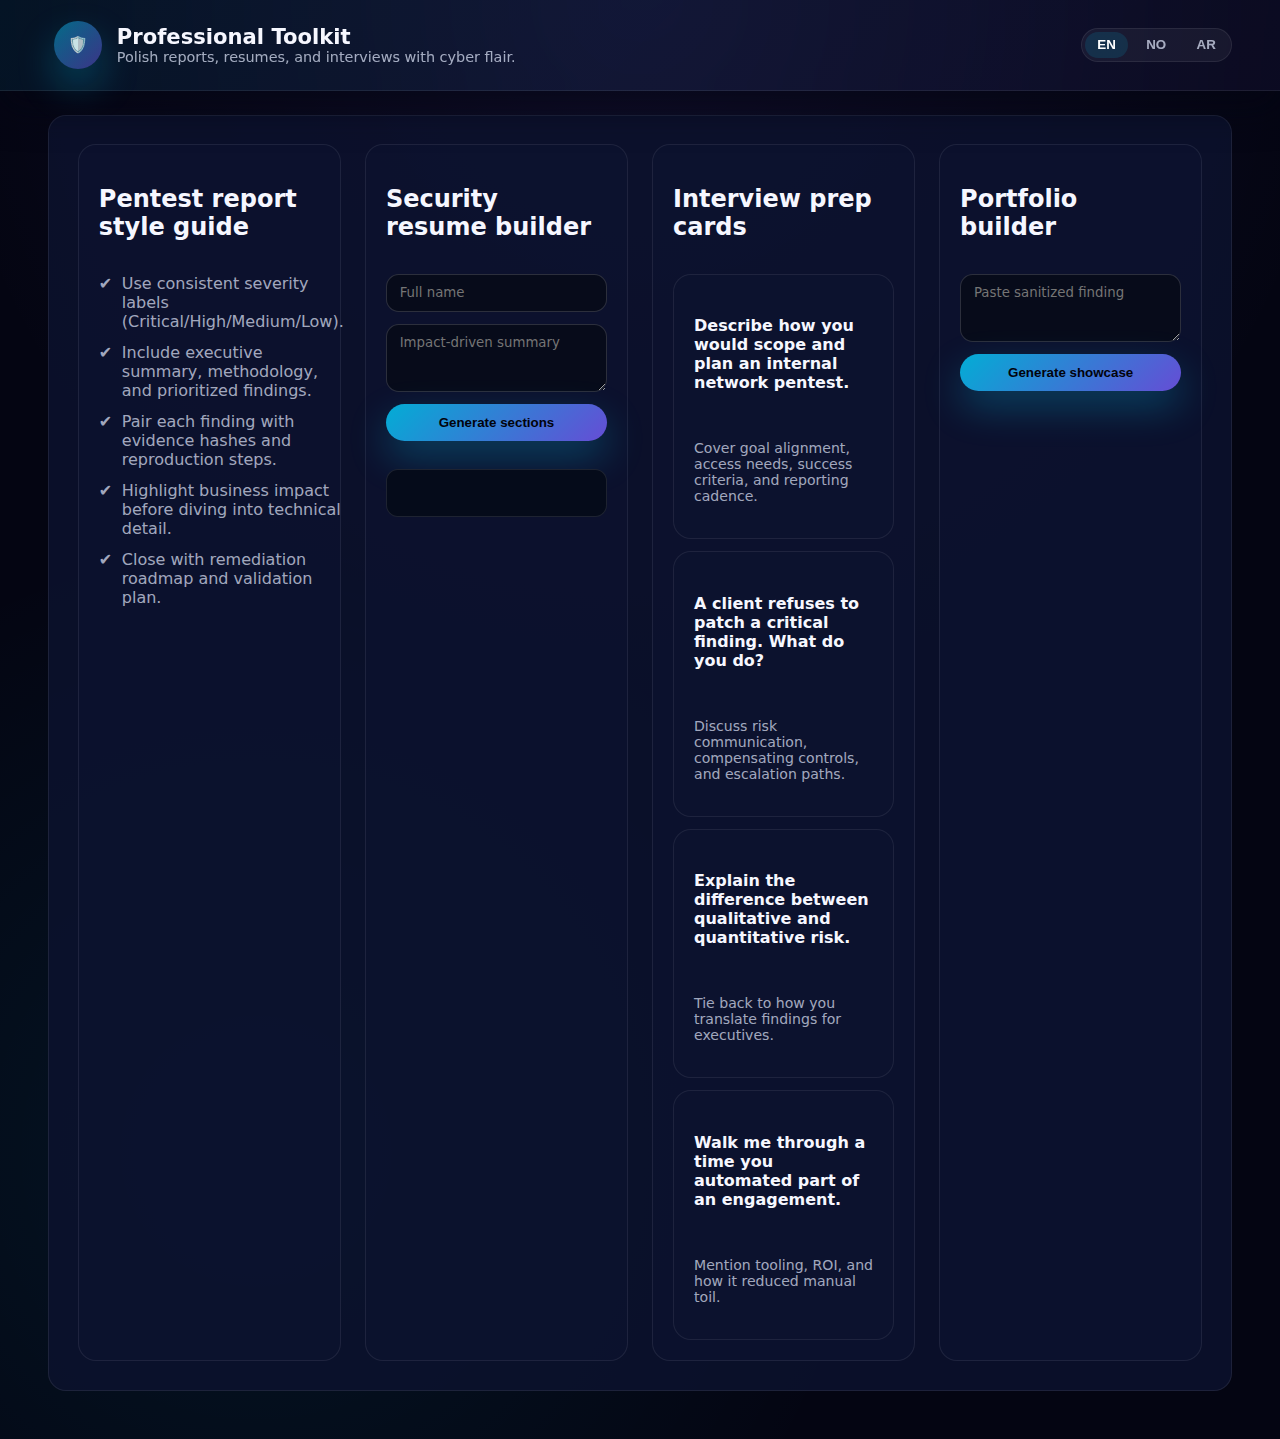
<file: project-saja/apps/career.html>
<!DOCTYPE html>
<html lang="en">
  <head>
    <meta charset="UTF-8" />
    <meta name="viewport" content="width=device-width, initial-scale=1.0" />
    <title data-i18n="career.pageTitle">Professional Toolkit · Project Saja</title>
    <script src="https://cdn.tailwindcss.com"></script>
    <script>
      tailwind.config = {
        darkMode: 'class',
        theme: {
          extend: {
            colors: { neon: '#00d4ff', violet: '#7c5cff' },
            fontFamily: {
              sans: ['Inter', 'Noto Sans Arabic', 'system-ui', 'sans-serif'],
              mono: ['JetBrains Mono', 'Fira Code', 'monospace'],
            },
          },
        },
      };
    </script>
    <link rel="stylesheet" href="../assets/css/theme.css" />
    <script defer src="../assets/js/ui.js"></script>
    <script defer src="../assets/js/i18n.js"></script>
    <script defer src="../assets/js/career.js"></script>
  </head>
  <body class="layout">
    <header class="topbar">
      <div class="brand compact">
        <a href="../index.html" class="brand-mark" aria-label="Project Saja">🛡️</a>
        <div>
          <h1 data-i18n="career.heading">Professional Toolkit</h1>
          <p data-i18n="career.tagline">Polish reports, resumes, and interviews with cyber flair.</p>
        </div>
      </div>
      <nav class="language-switcher" aria-label="Language selector">
        <button data-lang="en" class="lang active">EN</button>
        <button data-lang="no" class="lang">NO</button>
        <button data-lang="ar" class="lang">AR</button>
      </nav>
    </header>

    <main class="workspace stacked">
      <section class="pane card-grid">
        <article class="card">
          <header>
            <h2 data-i18n="career.styleGuide">Pentest report style guide</h2>
          </header>
          <div class="card-body" id="style-guide"></div>
        </article>
        <article class="card">
          <header>
            <h2 data-i18n="career.resume">Security resume builder</h2>
          </header>
          <div class="card-body">
            <input id="resume-name" class="input" placeholder="Full name" />
            <textarea id="resume-summary" rows="3" placeholder="Impact-driven summary"></textarea>
            <button id="generate-resume" class="btn" data-i18n="career.generateResume">Generate sections</button>
            <pre class="output" id="resume-output"></pre>
          </div>
        </article>
        <article class="card">
          <header>
            <h2 data-i18n="career.interview">Interview prep cards</h2>
          </header>
          <div class="card-body" id="interview-cards"></div>
        </article>
        <article class="card">
          <header>
            <h2 data-i18n="career.portfolio">Portfolio builder</h2>
          </header>
          <div class="card-body">
            <textarea id="portfolio-source" rows="3" placeholder="Paste sanitized finding"></textarea>
            <button id="generate-portfolio" class="btn" data-i18n="career.generatePortfolio">Generate showcase</button>
            <article class="content" id="portfolio-output"></article>
          </div>
        </article>
      </section>
    </main>
  </body>
</html>
</file>
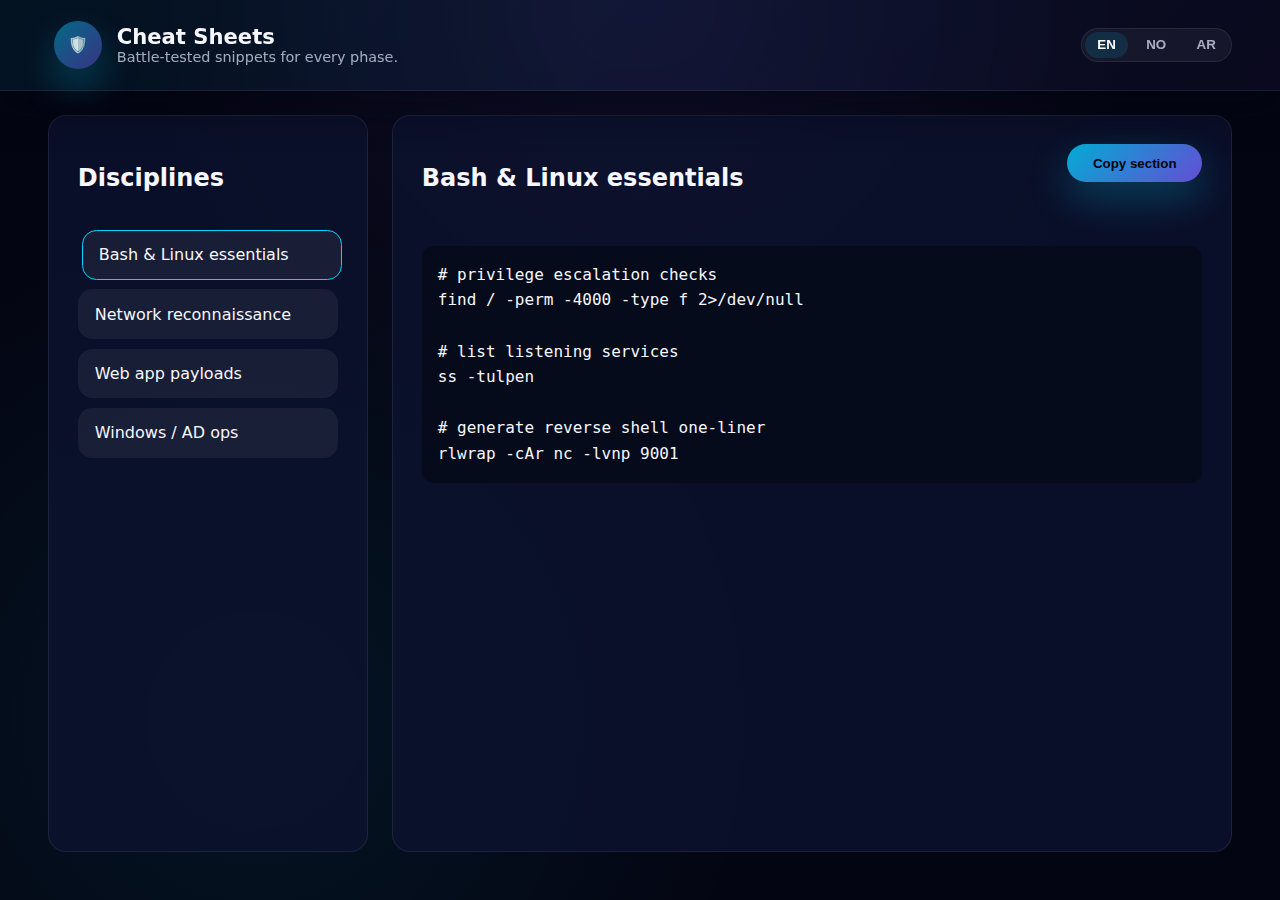
<file: project-saja/apps/cheat-sheets.html>
<!DOCTYPE html>
<html lang="en">
  <head>
    <meta charset="UTF-8" />
    <meta name="viewport" content="width=device-width, initial-scale=1.0" />
    <title data-i18n="cheatSheets.pageTitle">Cheat Sheets · Project Saja</title>
    <script src="https://cdn.tailwindcss.com"></script>
    <script>
      tailwind.config = {
        darkMode: 'class',
        theme: {
          extend: {
            colors: { neon: '#00d4ff', violet: '#7c5cff' },
            fontFamily: {
              sans: ['Inter', 'Noto Sans Arabic', 'system-ui', 'sans-serif'],
              mono: ['JetBrains Mono', 'Fira Code', 'monospace'],
            },
          },
        },
      };
    </script>
    <link rel="stylesheet" href="../assets/css/theme.css" />
    <script defer src="../assets/js/ui.js"></script>
    <script defer src="../assets/js/i18n.js"></script>
    <script defer src="../assets/js/cheat-sheets.js"></script>
  </head>
  <body class="layout">
    <header class="topbar">
      <div class="brand compact">
        <a href="../index.html" class="brand-mark" aria-label="Project Saja">🛡️</a>
        <div>
          <h1 data-i18n="cheatSheets.heading">Cheat Sheets</h1>
          <p data-i18n="cheatSheets.tagline">Battle-tested snippets for every phase.</p>
        </div>
      </div>
      <nav class="language-switcher" aria-label="Language selector">
        <button data-lang="en" class="lang active">EN</button>
        <button data-lang="no" class="lang">NO</button>
        <button data-lang="ar" class="lang">AR</button>
      </nav>
    </header>

    <main class="workspace">
      <aside class="pane" data-i18n-scope="cheatSheets.sidebar">
        <h2 data-i18n="title">Disciplines</h2>
        <ul id="cheat-categories" class="category-list" aria-live="polite">
          <!-- populated via JS -->
        </ul>
      </aside>
      <section class="pane" aria-live="polite">
        <header class="pane-header">
          <h2 id="cheat-title">Bash &amp; Linux</h2>
          <div class="actions">
            <button id="copy-section" class="btn" data-i18n="cheatSheets.copyAll">Copy section</button>
          </div>
        </header>
        <pre id="cheat-content" class="content code"></pre>
      </section>
    </main>
  </body>
</html>
</file>
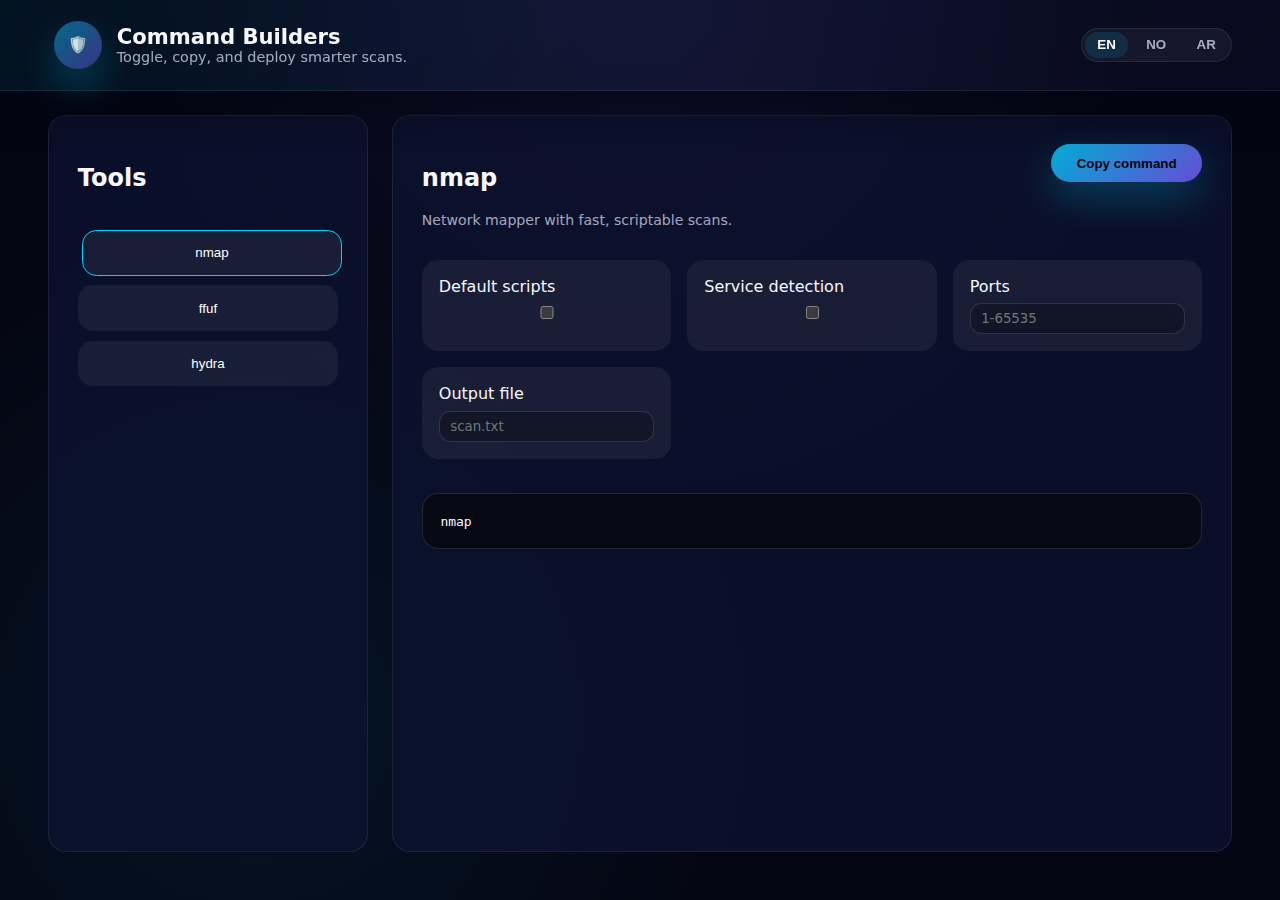
<file: project-saja/apps/commands.html>
<!DOCTYPE html>
<html lang="en">
  <head>
    <meta charset="UTF-8" />
    <meta name="viewport" content="width=device-width, initial-scale=1.0" />
    <title data-i18n="commandBuilders.pageTitle">Command Builders · Project Saja</title>
    <script src="https://cdn.tailwindcss.com"></script>
    <script>
      tailwind.config = {
        darkMode: 'class',
        theme: {
          extend: {
            colors: { neon: '#00d4ff', violet: '#7c5cff' },
            fontFamily: {
              sans: ['Inter', 'Noto Sans Arabic', 'system-ui', 'sans-serif'],
              mono: ['JetBrains Mono', 'Fira Code', 'monospace'],
            },
          },
        },
      };
    </script>
    <link rel="stylesheet" href="../assets/css/theme.css" />
    <script defer src="../assets/js/ui.js"></script>
    <script defer src="../assets/js/i18n.js"></script>
    <script defer src="../assets/js/builders.js"></script>
  </head>
  <body class="layout">
    <header class="topbar">
      <div class="brand compact">
        <a href="../index.html" class="brand-mark" aria-label="Project Saja">🛡️</a>
        <div>
          <h1 data-i18n="commandBuilders.heading">Command Builders</h1>
          <p data-i18n="commandBuilders.tagline">Toggle, copy, and deploy smarter scans.</p>
        </div>
      </div>
      <nav class="language-switcher" aria-label="Language selector">
        <button data-lang="en" class="lang active">EN</button>
        <button data-lang="no" class="lang">NO</button>
        <button data-lang="ar" class="lang">AR</button>
      </nav>
    </header>

    <main class="workspace">
      <aside class="pane scroll">
        <h2 data-i18n="commandBuilders.tools">Tools</h2>
        <ul id="builder-tools" class="category-list"></ul>
      </aside>
      <section class="pane" aria-live="polite">
        <header class="pane-header">
          <div>
            <h2 id="builder-title">nmap</h2>
            <p id="builder-desc" class="muted"></p>
          </div>
          <div class="actions">
            <button id="copy-command" class="btn" data-i18n="commandBuilders.copy">Copy command</button>
          </div>
        </header>
        <form id="builder-options" class="option-grid"></form>
        <pre class="command-preview"><code id="command-output">nmap</code></pre>
      </section>
    </main>
  </body>
</html>
</file>
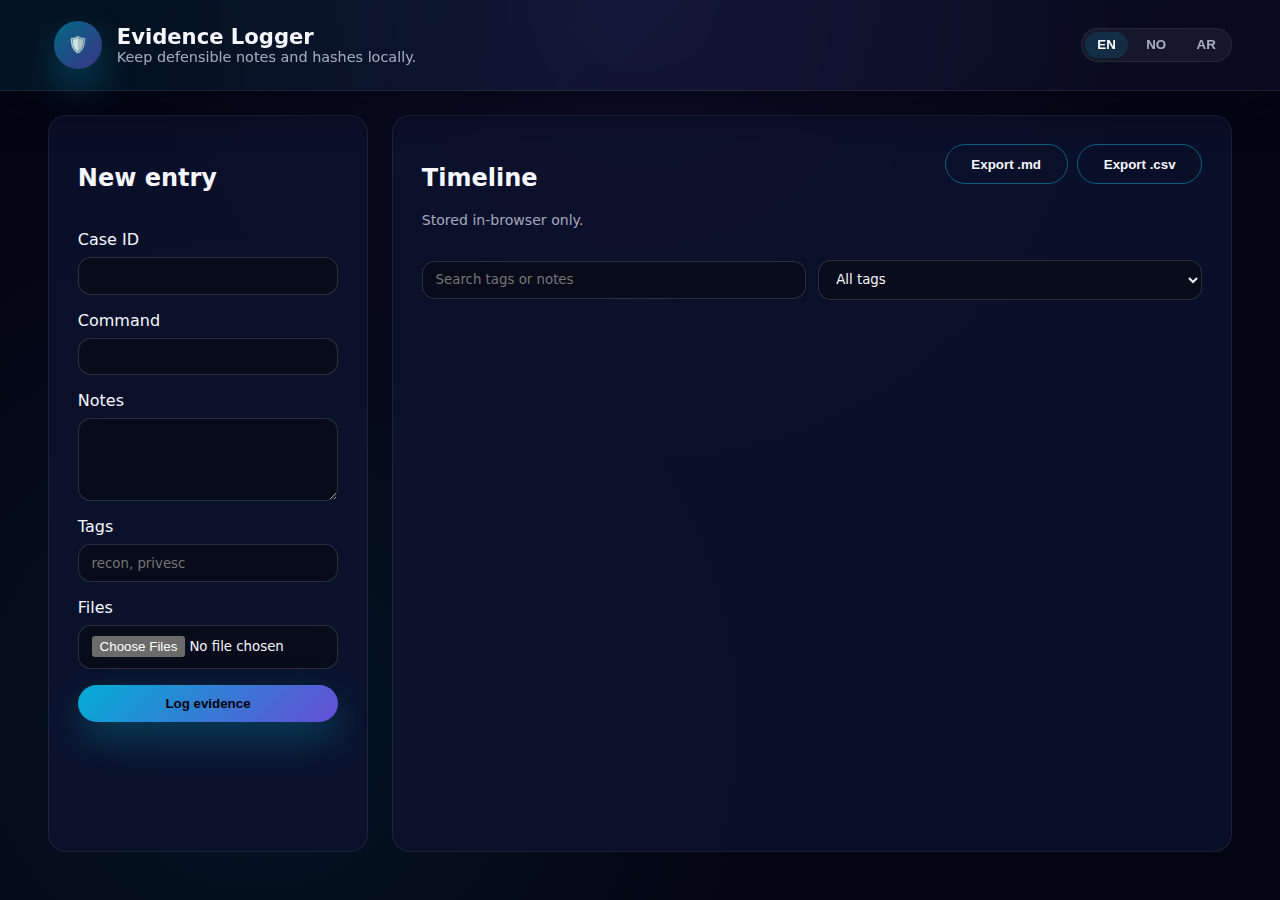
<file: project-saja/apps/evidence.html>
<!DOCTYPE html>
<html lang="en">
  <head>
    <meta charset="UTF-8" />
    <meta name="viewport" content="width=device-width, initial-scale=1.0" />
    <title data-i18n="evidence.pageTitle">Evidence Logger · Project Saja</title>
    <script src="https://cdn.tailwindcss.com"></script>
    <script>
      tailwind.config = {
        darkMode: 'class',
        theme: {
          extend: {
            colors: { neon: '#00d4ff', violet: '#7c5cff' },
            fontFamily: {
              sans: ['Inter', 'Noto Sans Arabic', 'system-ui', 'sans-serif'],
              mono: ['JetBrains Mono', 'Fira Code', 'monospace'],
            },
          },
        },
      };
    </script>
    <link rel="stylesheet" href="../assets/css/theme.css" />
    <script defer src="../assets/js/ui.js"></script>
    <script defer src="../assets/js/i18n.js"></script>
    <script defer src="../assets/js/evidence.js"></script>
  </head>
  <body class="layout">
    <header class="topbar">
      <div class="brand compact">
        <a href="../index.html" class="brand-mark" aria-label="Project Saja">🛡️</a>
        <div>
          <h1 data-i18n="evidence.heading">Evidence Logger</h1>
          <p data-i18n="evidence.tagline">Keep defensible notes and hashes locally.</p>
        </div>
      </div>
      <nav class="language-switcher" aria-label="Language selector">
        <button data-lang="en" class="lang active">EN</button>
        <button data-lang="no" class="lang">NO</button>
        <button data-lang="ar" class="lang">AR</button>
      </nav>
    </header>

    <main class="workspace">
      <section class="pane form-pane">
        <h2 data-i18n="evidence.newEntry">New entry</h2>
        <form id="evidence-form" class="form-grid">
          <label>
            <span data-i18n="evidence.caseId">Case ID</span>
            <input type="text" name="case" required />
          </label>
          <label>
            <span data-i18n="evidence.command">Command</span>
            <input type="text" name="command" required />
          </label>
          <label class="wide">
            <span data-i18n="evidence.notes">Notes</span>
            <textarea name="notes" rows="4" required></textarea>
          </label>
          <label>
            <span data-i18n="evidence.tags">Tags</span>
            <input type="text" name="tags" placeholder="recon, privesc" />
          </label>
          <label>
            <span data-i18n="evidence.files">Files</span>
            <input type="file" name="files" multiple />
          </label>
          <button class="btn" type="submit" data-i18n="evidence.save">Log evidence</button>
        </form>
      </section>
      <section class="pane">
        <header class="pane-header">
          <div>
            <h2 data-i18n="evidence.timeline">Timeline</h2>
            <p class="muted" data-i18n="evidence.localOnly">Stored in-browser only.</p>
          </div>
          <div class="actions">
            <button class="btn ghost" id="export-markdown" data-i18n="evidence.exportMd">Export .md</button>
            <button class="btn ghost" id="export-csv" data-i18n="evidence.exportCsv">Export .csv</button>
          </div>
        </header>
        <div class="filters">
          <input type="search" id="search" placeholder="Search tags or notes" />
          <select id="tag-filter"></select>
        </div>
        <ul id="evidence-list" class="timeline"></ul>
      </section>
    </main>
  </body>
</html>
</file>
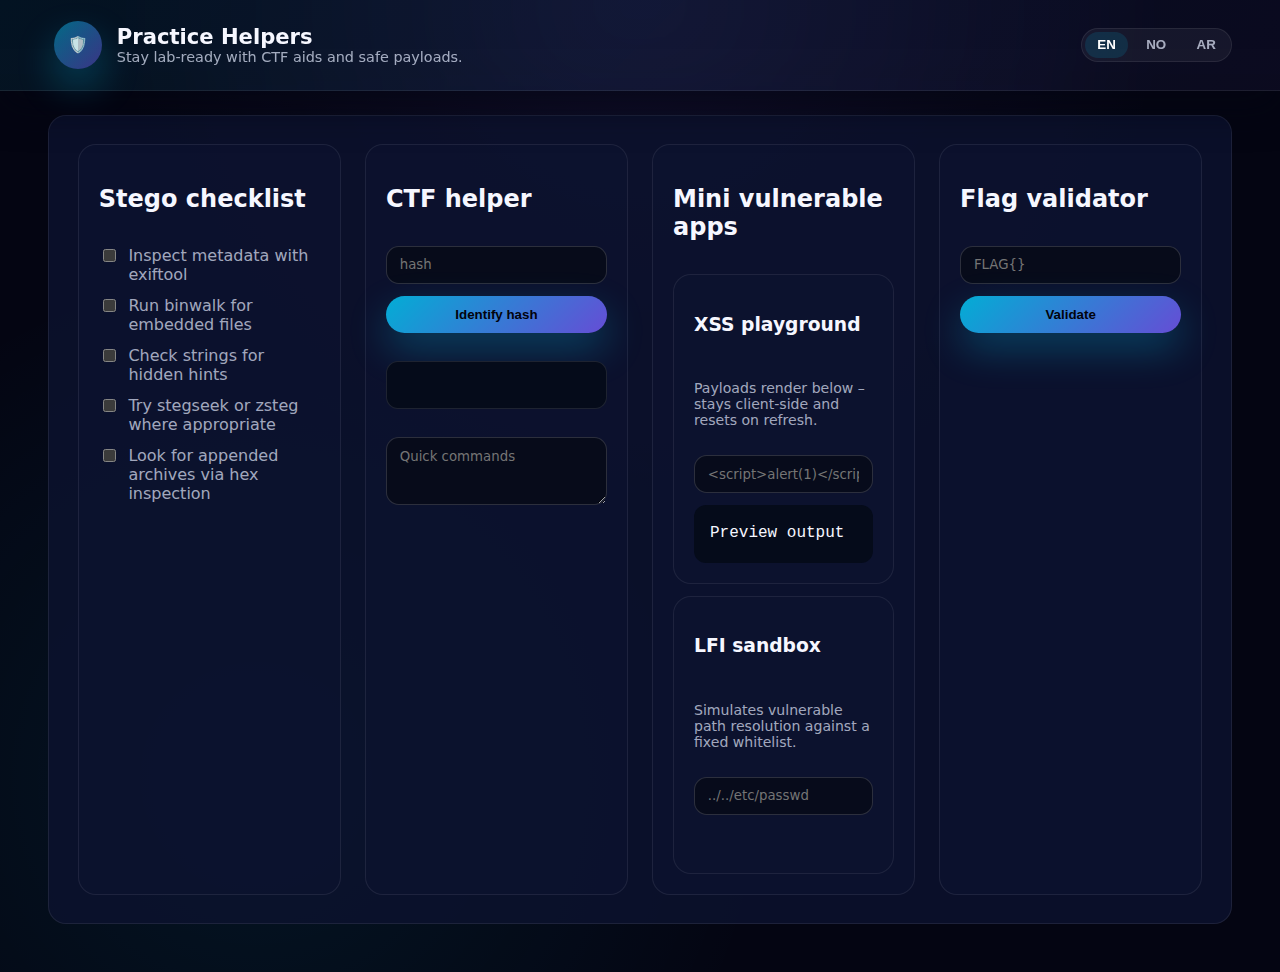
<file: project-saja/apps/practice.html>
<!DOCTYPE html>
<html lang="en">
  <head>
    <meta charset="UTF-8" />
    <meta name="viewport" content="width=device-width, initial-scale=1.0" />
    <title data-i18n="practice.pageTitle">Practice Helpers · Project Saja</title>
    <script src="https://cdn.tailwindcss.com"></script>
    <script>
      tailwind.config = {
        darkMode: 'class',
        theme: {
          extend: {
            colors: { neon: '#00d4ff', violet: '#7c5cff' },
            fontFamily: {
              sans: ['Inter', 'Noto Sans Arabic', 'system-ui', 'sans-serif'],
              mono: ['JetBrains Mono', 'Fira Code', 'monospace'],
            },
          },
        },
      };
    </script>
    <link rel="stylesheet" href="../assets/css/theme.css" />
    <script defer src="../assets/js/ui.js"></script>
    <script defer src="../assets/js/i18n.js"></script>
    <script defer src="../assets/js/practice.js"></script>
  </head>
  <body class="layout">
    <header class="topbar">
      <div class="brand compact">
        <a href="../index.html" class="brand-mark" aria-label="Project Saja">🛡️</a>
        <div>
          <h1 data-i18n="practice.heading">Practice Helpers</h1>
          <p data-i18n="practice.tagline">Stay lab-ready with CTF aids and safe payloads.</p>
        </div>
      </div>
      <nav class="language-switcher" aria-label="Language selector">
        <button data-lang="en" class="lang active">EN</button>
        <button data-lang="no" class="lang">NO</button>
        <button data-lang="ar" class="lang">AR</button>
      </nav>
    </header>

    <main class="workspace stacked">
      <section class="pane card-grid">
        <article class="card">
          <header>
            <h2 data-i18n="practice.steg">Stego checklist</h2>
          </header>
          <ul class="checklist" id="steg-checklist"></ul>
        </article>
        <article class="card">
          <header>
            <h2 data-i18n="practice.ctf">CTF helper</h2>
          </header>
          <div class="card-body">
            <input id="hash-input" class="input" placeholder="hash" />
            <button id="detect-hash" class="btn" data-i18n="practice.detectHash">Identify hash</button>
            <pre class="output" id="hash-output"></pre>
            <textarea id="ctf-notes" rows="3" placeholder="Quick commands"></textarea>
          </div>
        </article>
        <article class="card">
          <header>
            <h2 data-i18n="practice.miniApps">Mini vulnerable apps</h2>
          </header>
          <div class="card-body" id="mini-apps"></div>
        </article>
        <article class="card">
          <header>
            <h2 data-i18n="practice.flag">Flag validator</h2>
          </header>
          <div class="card-body">
            <input id="flag-input" class="input" placeholder="FLAG{}" />
            <button id="validate-flag" class="btn" data-i18n="practice.validate">Validate</button>
            <p id="flag-result" class="muted"></p>
          </div>
        </article>
      </section>
    </main>
  </body>
</html>
</file>
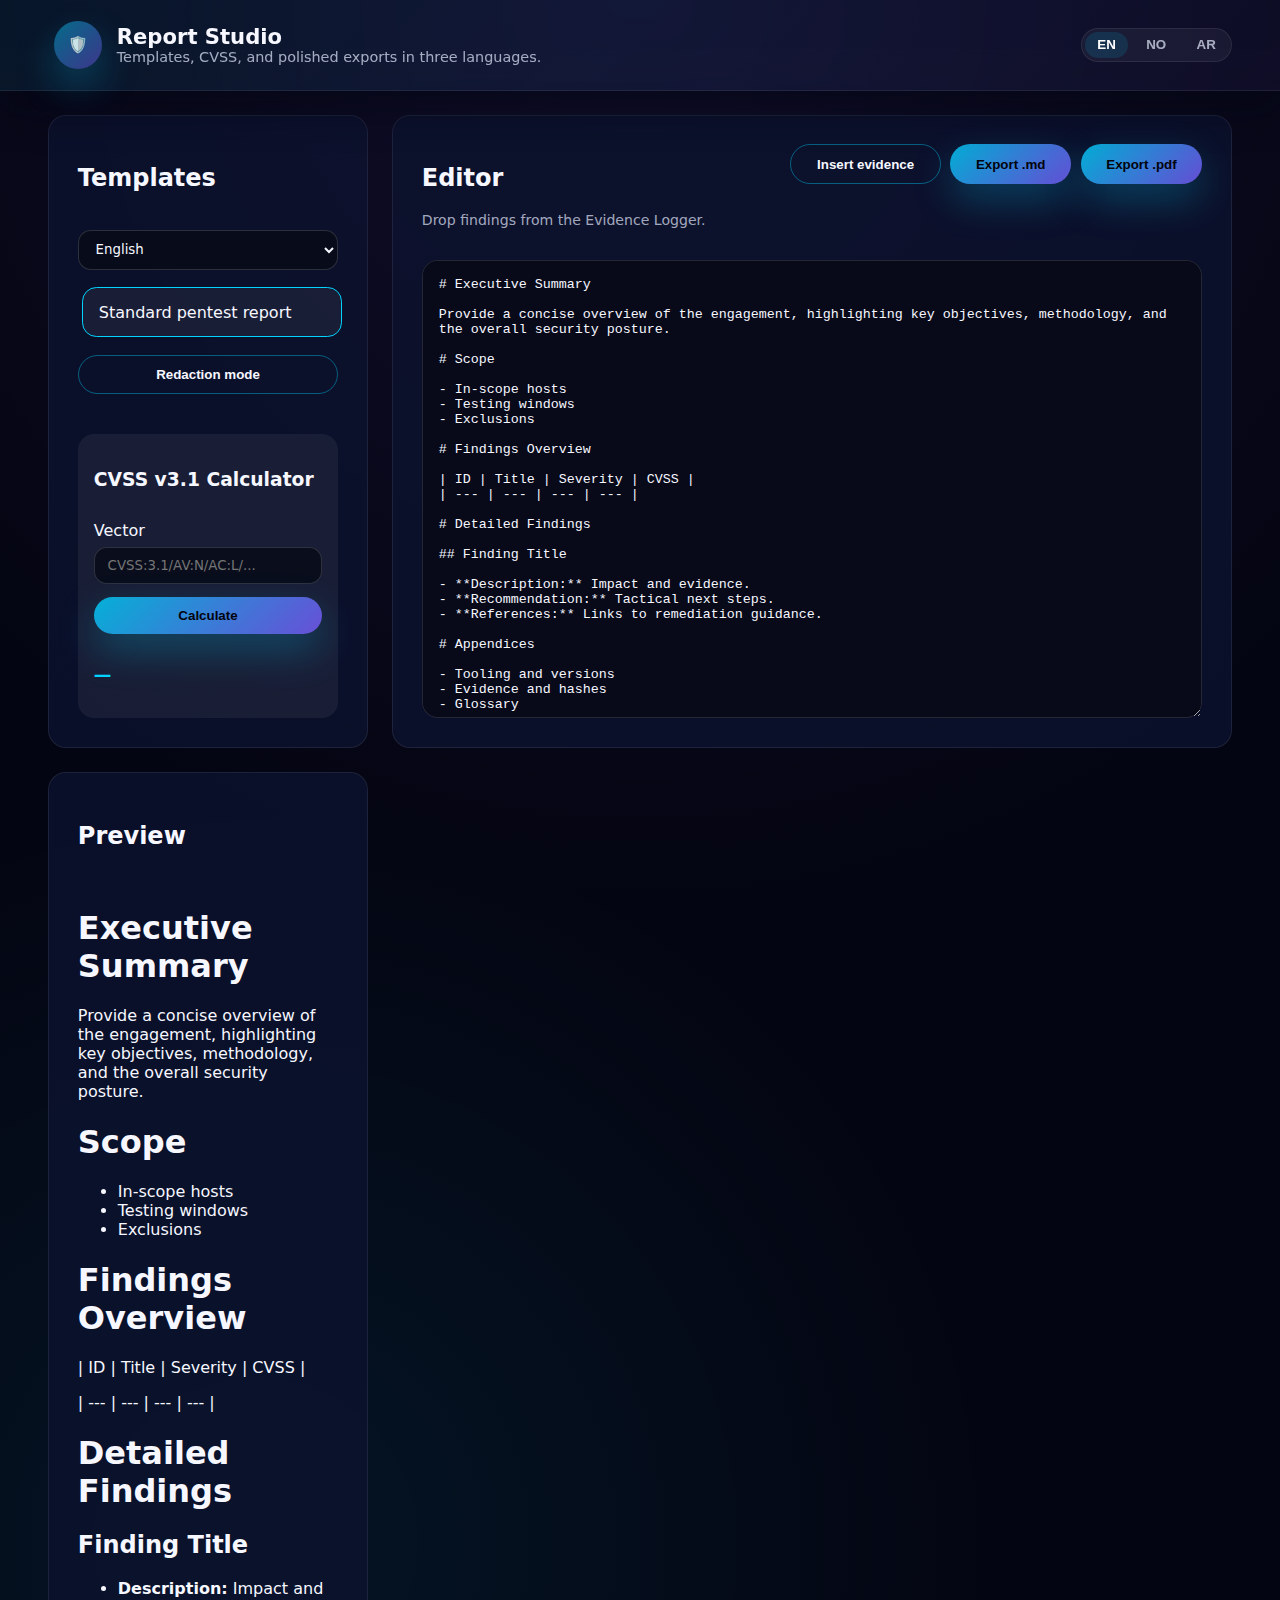
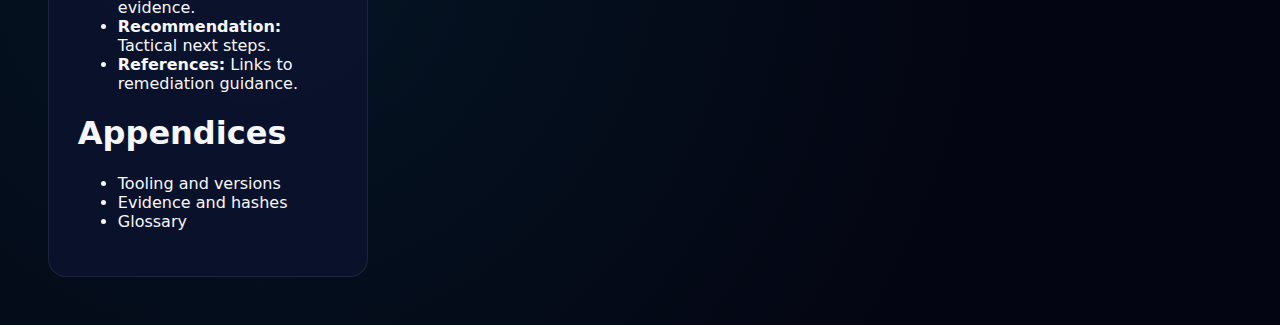
<file: project-saja/apps/reports.html>
<!DOCTYPE html>
<html lang="en">
  <head>
    <meta charset="UTF-8" />
    <meta name="viewport" content="width=device-width, initial-scale=1.0" />
    <title data-i18n="reports.pageTitle">Report Studio · Project Saja</title>
    <script src="https://cdn.tailwindcss.com"></script>
    <script>
      tailwind.config = {
        darkMode: 'class',
        theme: {
          extend: {
            colors: { neon: '#00d4ff', violet: '#7c5cff' },
            fontFamily: {
              sans: ['Inter', 'Noto Sans Arabic', 'system-ui', 'sans-serif'],
              mono: ['JetBrains Mono', 'Fira Code', 'monospace'],
            },
          },
        },
      };
    </script>
    <link rel="stylesheet" href="../assets/css/theme.css" />
    <script defer src="../assets/js/ui.js"></script>
    <script defer src="../assets/js/i18n.js"></script>
    <script defer src="../assets/js/report.js"></script>
  </head>
  <body class="layout">
    <header class="topbar">
      <div class="brand compact">
        <a href="../index.html" class="brand-mark" aria-label="Project Saja">🛡️</a>
        <div>
          <h1 data-i18n="reports.heading">Report Studio</h1>
          <p data-i18n="reports.tagline">Templates, CVSS, and polished exports in three languages.</p>
        </div>
      </div>
      <nav class="language-switcher" aria-label="Language selector">
        <button data-lang="en" class="lang active">EN</button>
        <button data-lang="no" class="lang">NO</button>
        <button data-lang="ar" class="lang">AR</button>
      </nav>
    </header>

    <main class="workspace">
      <aside class="pane scroll">
        <h2 data-i18n="reports.templates">Templates</h2>
        <select id="template-language" class="input">
          <option value="en">English</option>
          <option value="no">Norsk</option>
          <option value="ar">العربية</option>
        </select>
        <ul id="template-list" class="category-list"></ul>
        <button id="apply-redaction" class="btn ghost" data-i18n="reports.redaction">Redaction mode</button>
        <section class="cvss" data-i18n-scope="reports.cvss">
          <h3 data-i18n="title">CVSS v3.1 Calculator</h3>
          <label>
            <span data-i18n="vector">Vector</span>
            <input id="cvss-vector" type="text" placeholder="CVSS:3.1/AV:N/AC:L/..." />
          </label>
          <button id="calc-cvss" class="btn" data-i18n="calculate">Calculate</button>
          <p id="cvss-score" class="score">—</p>
        </section>
      </aside>
      <section class="pane">
        <header class="pane-header">
          <div>
            <h2 data-i18n="reports.editor">Editor</h2>
            <p class="muted" data-i18n="reports.editorHint">Drop findings from the Evidence Logger.</p>
          </div>
          <div class="actions">
            <button id="insert-evidence" class="btn ghost" data-i18n="reports.insertEvidence">Insert evidence</button>
            <button id="export-markdown-report" class="btn" data-i18n="reports.exportMd">Export .md</button>
            <button id="export-pdf-report" class="btn" data-i18n="reports.exportPdf">Export .pdf</button>
          </div>
        </header>
        <textarea id="report-editor" class="editor" rows="20"></textarea>
      </section>
      <section class="pane preview" aria-live="polite">
        <header class="pane-header">
          <h2 data-i18n="reports.preview">Preview</h2>
        </header>
        <article id="report-preview" class="content"></article>
      </section>
    </main>
  </body>
</html>
</file>
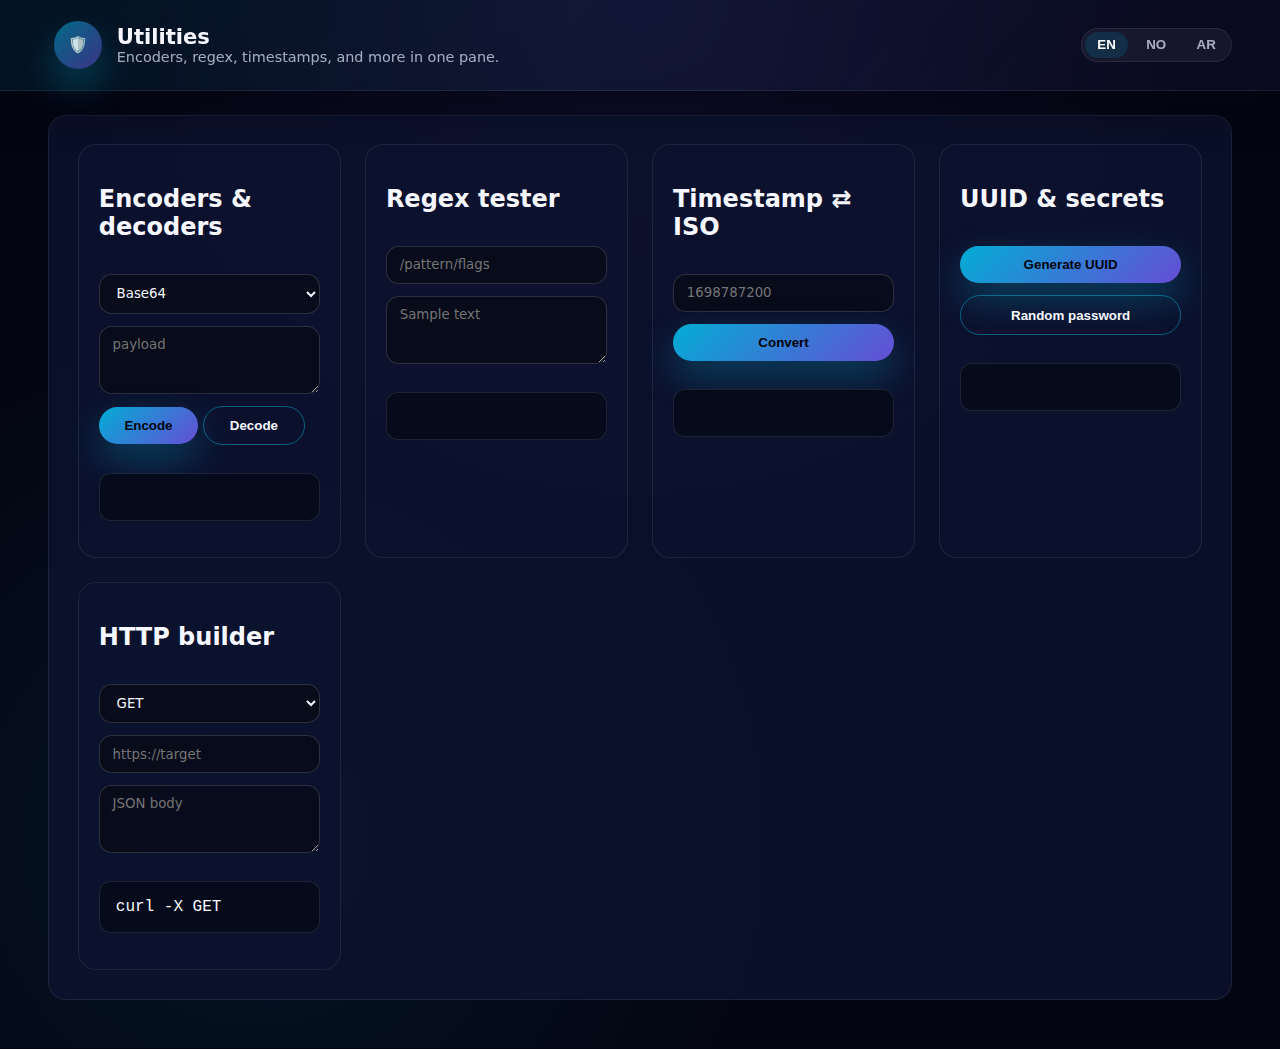
<file: project-saja/apps/utilities.html>
<!DOCTYPE html>
<html lang="en">
  <head>
    <meta charset="UTF-8" />
    <meta name="viewport" content="width=device-width, initial-scale=1.0" />
    <title data-i18n="utilities.pageTitle">Utilities · Project Saja</title>
    <script src="https://cdn.tailwindcss.com"></script>
    <script>
      tailwind.config = {
        darkMode: 'class',
        theme: {
          extend: {
            colors: { neon: '#00d4ff', violet: '#7c5cff' },
            fontFamily: {
              sans: ['Inter', 'Noto Sans Arabic', 'system-ui', 'sans-serif'],
              mono: ['JetBrains Mono', 'Fira Code', 'monospace'],
            },
          },
        },
      };
    </script>
    <link rel="stylesheet" href="../assets/css/theme.css" />
    <script defer src="../assets/js/ui.js"></script>
    <script defer src="../assets/js/i18n.js"></script>
    <script defer src="../assets/js/utilities.js"></script>
  </head>
  <body class="layout">
    <header class="topbar">
      <div class="brand compact">
        <a href="../index.html" class="brand-mark" aria-label="Project Saja">🛡️</a>
        <div>
          <h1 data-i18n="utilities.heading">Utilities</h1>
          <p data-i18n="utilities.tagline">Encoders, regex, timestamps, and more in one pane.</p>
        </div>
      </div>
      <nav class="language-switcher" aria-label="Language selector">
        <button data-lang="en" class="lang active">EN</button>
        <button data-lang="no" class="lang">NO</button>
        <button data-lang="ar" class="lang">AR</button>
      </nav>
    </header>

    <main class="workspace stacked">
      <section class="pane card-grid">
        <article class="card" data-tool="encoder">
          <header>
            <h2 data-i18n="utilities.encoders">Encoders &amp; decoders</h2>
          </header>
          <div class="card-body">
            <select id="codec-type" class="input">
              <option value="base64">Base64</option>
              <option value="url">URL</option>
              <option value="rot13">ROT13</option>
              <option value="hex">Hex</option>
            </select>
            <textarea id="codec-input" rows="3" placeholder="payload"></textarea>
            <div class="actions">
              <button class="btn" id="encode" data-i18n="utilities.encode">Encode</button>
              <button class="btn ghost" id="decode" data-i18n="utilities.decode">Decode</button>
            </div>
            <pre class="output" id="codec-output"></pre>
          </div>
        </article>
        <article class="card" data-tool="regex">
          <header>
            <h2 data-i18n="utilities.regex">Regex tester</h2>
          </header>
          <div class="card-body">
            <input id="regex-pattern" class="input" placeholder="/pattern/flags" />
            <textarea id="regex-test" rows="3" placeholder="Sample text"></textarea>
            <pre class="output" id="regex-result"></pre>
          </div>
        </article>
        <article class="card" data-tool="time">
          <header>
            <h2 data-i18n="utilities.time">Timestamp ⇄ ISO</h2>
          </header>
          <div class="card-body">
            <input id="timestamp-input" class="input" placeholder="1698787200" />
            <button class="btn" id="convert-time" data-i18n="utilities.convert">Convert</button>
            <pre class="output" id="time-output"></pre>
          </div>
        </article>
        <article class="card" data-tool="uuid">
          <header>
            <h2 data-i18n="utilities.uuid">UUID &amp; secrets</h2>
          </header>
          <div class="card-body">
            <button class="btn" id="generate-uuid" data-i18n="utilities.generateUuid">Generate UUID</button>
            <button class="btn ghost" id="generate-password" data-i18n="utilities.generatePassword">Random password</button>
            <pre class="output" id="uuid-output"></pre>
          </div>
        </article>
        <article class="card" data-tool="http">
          <header>
            <h2 data-i18n="utilities.http">HTTP builder</h2>
          </header>
          <div class="card-body">
            <select id="http-method" class="input">
              <option>GET</option>
              <option>POST</option>
              <option>PUT</option>
              <option>DELETE</option>
            </select>
            <input id="http-url" class="input" placeholder="https://target" />
            <textarea id="http-body" rows="3" placeholder="JSON body"></textarea>
            <pre class="output" id="http-output"></pre>
          </div>
        </article>
      </section>
    </main>
  </body>
</html>
</file>
<file: project-saja/assets/css/theme.css>
@import url('https://fonts.googleapis.com/css2?family=Inter:wght@400;500;600;700&family=JetBrains+Mono:wght@400;600&family=Noto+Sans+Arabic:wght@400;600&display=swap');

:root {
  --bg: #040512;
  --bg-alt: #070b1d;
  --surface: rgba(12, 18, 46, 0.82);
  --surface-solid: #11142b;
  --surface-muted: rgba(255, 255, 255, 0.06);
  --text: #f6f7ff;
  --muted: rgba(230, 236, 255, 0.7);
  --accent: #00d4ff;
  --accent-secondary: #7c5cff;
  --border: rgba(255, 255, 255, 0.08);
  --radius: 18px;
  --shadow-soft: 0 24px 48px rgba(0, 0, 0, 0.45);
  color-scheme: dark;
}

* {
  box-sizing: border-box;
}

html,
body {
  margin: 0;
  padding: 0;
  min-height: 100%;
  background: radial-gradient(circle at top, rgba(124, 92, 255, 0.1), transparent 45%),
    radial-gradient(circle at 20% 80%, rgba(0, 212, 255, 0.08), transparent 40%),
    var(--bg);
  color: var(--text);
  font-family: 'Inter', 'Noto Sans Arabic', system-ui, -apple-system, BlinkMacSystemFont,
    'Segoe UI', sans-serif;
}

body.layout {
  display: flex;
  flex-direction: column;
  min-height: 100vh;
}

a {
  color: inherit;
  text-decoration: none;
}

a:hover,
button:hover {
  filter: brightness(1.05);
}

:focus-visible {
  outline: 2px solid var(--accent);
  outline-offset: 3px;
  border-radius: 0.75rem;
}

.topbar {
  position: sticky;
  top: 0;
  z-index: 50;
  display: flex;
  justify-content: space-between;
  align-items: center;
  gap: 1.5rem;
  padding: 1.1rem clamp(1.2rem, 4vw, 3rem);
  border-bottom: 1px solid rgba(255, 255, 255, 0.08);
  background: linear-gradient(135deg, rgba(0, 212, 255, 0.07), rgba(124, 92, 255, 0.06));
  backdrop-filter: blur(18px);
  box-shadow: 0 18px 36px rgba(4, 5, 18, 0.55);
}

.topbar-main {
  display: flex;
  align-items: center;
  gap: clamp(1.2rem, 3vw, 2.5rem);
  flex: 1;
  min-width: 0;
}

.brand {
  display: inline-flex;
  align-items: center;
  gap: 1rem;
  padding: 0.2rem 0.4rem;
  border-radius: 999px;
  transition: transform 0.2s ease;
}

.brand:hover {
  transform: translateY(-2px);
}

.brand-logo,
.brand-mark {
  width: 3rem;
  height: 3rem;
  display: grid;
  place-items: center;
  border-radius: 24px;
  background: linear-gradient(135deg, rgba(0, 212, 255, 0.45), rgba(124, 92, 255, 0.45));
  box-shadow: 0 18px 38px rgba(0, 212, 255, 0.25);
}

.brand-logo {
  padding: 0.55rem;
}

.brand-copy {
  display: flex;
  flex-direction: column;
  gap: 0.1rem;
}

.brand-name {
  font-weight: 600;
  font-size: 1.15rem;
}

.brand-tagline {
  font-size: 0.85rem;
  color: var(--muted);
}

.main-nav {
  display: flex;
  align-items: center;
  gap: 0.75rem;
  padding: 0.25rem;
  border-radius: 999px;
  background: rgba(255, 255, 255, 0.04);
  border: 1px solid rgba(255, 255, 255, 0.08);
}

.nav-link {
  padding: 0.45rem 0.95rem;
  border-radius: 999px;
  font-weight: 500;
  color: var(--muted);
  position: relative;
  transition: color 0.2s ease, background 0.2s ease;
}

.nav-link::after {
  content: '';
  position: absolute;
  inset: auto 0 -0.35rem 0;
  height: 2px;
  border-radius: 999px;
  background: linear-gradient(90deg, var(--accent), var(--accent-secondary));
  opacity: 0;
  transform: scaleX(0.5);
  transition: opacity 0.2s ease, transform 0.2s ease;
}

.nav-link:hover,
.nav-link:focus-visible {
  color: #fff;
}

.nav-link.active {
  color: #fff;
  background: rgba(0, 212, 255, 0.12);
}

.nav-link.active::after {
  opacity: 1;
  transform: scaleX(1);
}

.language-switcher {
  display: inline-flex;
  gap: 0.4rem;
  padding: 0.2rem;
  border-radius: 999px;
  background: rgba(255, 255, 255, 0.05);
  border: 1px solid rgba(255, 255, 255, 0.08);
}

.lang {
  border: none;
  background: transparent;
  color: var(--muted);
  padding: 0.35rem 0.75rem;
  border-radius: 999px;
  font-weight: 600;
  cursor: pointer;
  transition: background 0.2s ease, color 0.2s ease;
}

.lang.active {
  background: rgba(0, 212, 255, 0.12);
  color: #fff;
}

.hub {
  flex: 1;
  display: flex;
  flex-direction: column;
  gap: clamp(2rem, 5vw, 3.5rem);
  padding: clamp(1.8rem, 5vw, 3.6rem) clamp(1.2rem, 6vw, 5rem) 3.5rem;
}

.hero {
  display: grid;
  gap: clamp(2rem, 4vw, 3.2rem);
  grid-template-columns: repeat(auto-fit, minmax(240px, 1fr));
  background: linear-gradient(135deg, rgba(0, 212, 255, 0.14), rgba(124, 92, 255, 0.12)),
    rgba(9, 12, 32, 0.82);
  border-radius: var(--radius);
  padding: clamp(2.4rem, 5vw, 3.6rem);
  border: 1px solid rgba(255, 255, 255, 0.08);
  box-shadow: var(--shadow-soft);
}

.hero-copy {
  display: flex;
  flex-direction: column;
  gap: 1.2rem;
  max-width: 520px;
}

.hero-badge {
  display: inline-flex;
  align-items: center;
  gap: 0.5rem;
  width: fit-content;
  padding: 0.35rem 0.85rem;
  border-radius: 999px;
  background: rgba(255, 255, 255, 0.08);
  color: #e9f9ff;
  font-size: 0.85rem;
  text-transform: uppercase;
  letter-spacing: 0.1em;
}

.hero h1 {
  font-size: clamp(2rem, 5vw, 2.8rem);
  margin: 0;
}

.hero p {
  margin: 0;
  color: var(--muted);
  font-size: 1rem;
  line-height: 1.6;
}

.hero-primary {
  display: grid;
  gap: 1.4rem;
  grid-template-columns: repeat(auto-fit, minmax(220px, 1fr));
}

.cta-card {
  position: relative;
  display: flex;
  flex-direction: column;
  gap: 0.8rem;
  padding: 1.6rem;
  border-radius: calc(var(--radius) - 4px);
  background: linear-gradient(180deg, rgba(17, 20, 43, 0.9), rgba(8, 10, 22, 0.85));
  border: 1px solid rgba(255, 255, 255, 0.08);
  transition: transform 0.2s ease, box-shadow 0.2s ease;
  min-height: 220px;
}

.cta-card::after {
  content: '';
  position: absolute;
  inset: auto -30% -40% auto;
  width: 120px;
  height: 120px;
  background: radial-gradient(circle, rgba(0, 212, 255, 0.25), transparent 70%);
  opacity: 0;
  transition: opacity 0.2s ease;
}

.cta-card:hover {
  transform: translateY(-4px);
  box-shadow: 0 24px 50px rgba(0, 212, 255, 0.18);
}

.cta-card:hover::after {
  opacity: 1;
}

.cta-head {
  display: flex;
  align-items: center;
  justify-content: space-between;
}

.cta-icon {
  font-size: 1.6rem;
}

.cta-chip {
  font-size: 0.75rem;
  font-weight: 600;
  padding: 0.3rem 0.7rem;
  border-radius: 999px;
  background: rgba(124, 92, 255, 0.28);
  color: #ede9ff;
}

.badge {
  display: inline-flex;
  align-items: center;
  gap: 0.4rem;
  padding: 0.3rem 0.8rem;
  border-radius: 999px;
  background: rgba(0, 212, 255, 0.18);
  color: #b7f5ff;
  font-size: 0.8rem;
  font-weight: 600;
  text-transform: uppercase;
  letter-spacing: 0.08em;
}

.cta-card h2 {
  margin: 0;
  font-size: 1.25rem;
}

.cta-card p {
  color: var(--muted);
  font-size: 0.95rem;
}

.cta-action {
  margin-top: auto;
  font-weight: 600;
  color: var(--accent);
}

.module-grid {
  display: grid;
  gap: 1.6rem;
  grid-template-columns: repeat(auto-fit, minmax(240px, 1fr));
}

.module {
  position: relative;
  background: var(--surface);
  padding: 1.6rem;
  border-radius: var(--radius);
  border: 1px solid rgba(255, 255, 255, 0.08);
  overflow: hidden;
  display: flex;
  flex-direction: column;
  gap: 0.8rem;
  min-height: 180px;
}

.module::after {
  content: '';
  position: absolute;
  inset: auto -35% -35% auto;
  width: 100px;
  height: 100px;
  background: radial-gradient(circle, rgba(124, 92, 255, 0.22), transparent 70%);
}

.module p {
  color: var(--muted);
  margin: 0;
}

.muted {
  color: var(--muted);
  font-size: 0.88rem;
}

.link {
  display: inline-flex;
  align-items: center;
  gap: 0.4rem;
  font-weight: 600;
  color: var(--accent);
  margin-top: auto;
}

.footer {
  padding: 1.6rem clamp(1.2rem, 5vw, 3rem) 2.4rem;
  border-top: 1px solid rgba(255, 255, 255, 0.08);
  color: var(--muted);
  text-align: center;
  background: rgba(6, 9, 24, 0.8);
}

.btn {
  display: inline-flex;
  align-items: center;
  justify-content: center;
  gap: 0.4rem;
  background: linear-gradient(135deg, rgba(0, 212, 255, 0.8), rgba(124, 92, 255, 0.8));
  color: #02030c;
  border: none;
  padding: 0.7rem 1.6rem;
  border-radius: 999px;
  font-weight: 600;
  cursor: pointer;
  transition: transform 0.2s ease, box-shadow 0.2s ease;
  box-shadow: 0 16px 38px rgba(0, 212, 255, 0.25);
}

.btn:hover {
  transform: translateY(-2px);
  box-shadow: 0 20px 46px rgba(124, 92, 255, 0.25);
}

.btn.ghost {
  background: transparent;
  color: var(--text);
  border: 1px solid rgba(0, 212, 255, 0.4);
  box-shadow: none;
}

.workspace {
  flex: 1;
  display: grid;
  grid-template-columns: minmax(240px, 320px) 1fr;
  gap: 1.5rem;
  padding: 1.5rem clamp(1.2rem, 5vw, 3rem) 3rem;
}

.workspace.stacked {
  grid-template-columns: 1fr;
}

.pane {
  background: var(--surface);
  border-radius: var(--radius);
  border: 1px solid var(--border);
  padding: clamp(1.2rem, 3vw, 1.8rem);
  display: flex;
  flex-direction: column;
  gap: 1.1rem;
  overflow: hidden;
}

.pane.scroll {
  overflow-y: auto;
}

.pane-header {
  display: flex;
  justify-content: space-between;
  align-items: flex-start;
  gap: 1rem;
}

.pane-header .actions {
  display: flex;
  gap: 0.6rem;
}

.pane-footer {
  margin-top: auto;
  display: flex;
  justify-content: flex-end;
  gap: 0.8rem;
}

.category-list {
  list-style: none;
  margin: 0;
  padding: 0;
  display: flex;
  flex-direction: column;
  gap: 0.6rem;
}

.category-list button,
.category-list li {
  background: var(--surface-muted);
  border: 1px solid transparent;
  border-radius: 0.9rem;
  padding: 0.9rem 1rem;
  cursor: pointer;
  transition: border 0.2s ease, transform 0.2s ease;
}

.category-list button.active,
.category-list li.active {
  border-color: var(--accent);
  transform: translateX(4px);
}

.content.code {
  background: #050b1a;
  border-radius: calc(var(--radius) - 6px);
  padding: 1rem;
  font-family: 'JetBrains Mono', 'Fira Code', monospace;
  line-height: 1.6;
  white-space: pre-wrap;
  word-break: break-word;
}

.output {
  background: #050b1a;
  border-radius: calc(var(--radius) - 6px);
  padding: 1rem;
  font-family: 'JetBrains Mono', 'Fira Code', monospace;
  border: 1px solid rgba(255, 255, 255, 0.1);
  white-space: pre-wrap;
  min-height: 3rem;
}

.option-grid {
  display: grid;
  gap: 1rem;
  grid-template-columns: repeat(auto-fit, minmax(200px, 1fr));
}

.option-grid label {
  display: flex;
  flex-direction: column;
  gap: 0.45rem;
  padding: 1rem;
  border-radius: 1rem;
  background: var(--surface-muted);
  border: 1px solid transparent;
}

.option-grid input[type='checkbox'],
.option-grid input[type='text'],
.option-grid select {
  accent-color: var(--accent);
  padding: 0.45rem 0.65rem;
  border-radius: 0.7rem;
  border: 1px solid rgba(255, 255, 255, 0.12);
  background: rgba(0, 0, 0, 0.25);
  color: var(--text);
}

.cvss {
  margin-top: 1.4rem;
  display: flex;
  flex-direction: column;
  gap: 0.8rem;
  background: var(--surface-muted);
  border-radius: 1rem;
  padding: 1rem;
}

.cvss label {
  display: flex;
  flex-direction: column;
  gap: 0.4rem;
}

.cvss .score {
  font-weight: 600;
  color: var(--accent);
  font-size: 1.1rem;
}

.command-preview {
  background: #060913;
  border-radius: 1rem;
  padding: 1.1rem;
  font-family: 'JetBrains Mono', monospace;
  border: 1px solid rgba(255, 255, 255, 0.12);
  overflow-x: auto;
}

.form-grid {
  display: grid;
  gap: 1rem;
  grid-template-columns: repeat(auto-fit, minmax(220px, 1fr));
}

.form-grid label {
  display: flex;
  flex-direction: column;
  gap: 0.5rem;
}

.form-grid .wide {
  grid-column: 1 / -1;
}

.drop-zone {
  border: 1.5px dashed rgba(124, 92, 255, 0.4);
  border-radius: 1rem;
  padding: 1.1rem;
  display: flex;
  flex-direction: column;
  gap: 0.5rem;
  cursor: pointer;
  background: rgba(0, 0, 0, 0.2);
}

input,
textarea,
select {
  padding: 0.65rem 0.8rem;
  border-radius: 0.8rem;
  border: 1px solid rgba(255, 255, 255, 0.15);
  background: rgba(7, 10, 24, 0.85);
  color: var(--text);
  font-family: inherit;
}

textarea {
  resize: vertical;
}

.timeline {
  list-style: none;
  margin: 0;
  padding: 0;
  display: flex;
  flex-direction: column;
  gap: 1rem;
  max-height: 55vh;
  overflow-y: auto;
}

.timeline li {
  background: var(--surface-muted);
  padding: 1rem;
  border-radius: 1.1rem;
  border-left: 3px solid var(--accent-secondary);
}

.timeline .meta {
  display: flex;
  justify-content: space-between;
  color: var(--muted);
  font-size: 0.85rem;
}

.filters {
  display: flex;
  gap: 0.8rem;
  align-items: center;
  margin-bottom: 1rem;
}

.filters input,
.filters select {
  flex: 1;
}

.editor {
  flex: 1;
  min-height: 260px;
  background: #080a1a;
  border-radius: 1rem;
  border: 1px solid rgba(255, 255, 255, 0.12);
  color: var(--text);
  padding: 1rem;
  font-family: 'JetBrains Mono', monospace;
}

.preview {
  max-width: 480px;
}

.card-grid {
  display: grid;
  gap: 1.5rem;
  grid-template-columns: repeat(auto-fit, minmax(260px, 1fr));
}

.card {
  background: var(--surface);
  border-radius: var(--radius);
  border: 1px solid var(--border);
  padding: 1.25rem;
  display: flex;
  flex-direction: column;
  gap: 0.8rem;
}

.card-body {
  display: flex;
  flex-direction: column;
  gap: 0.75rem;
}

.checklist {
  list-style: none;
  margin: 0;
  padding: 0;
  display: grid;
  gap: 0.75rem;
}

.checklist li {
  display: flex;
  gap: 0.6rem;
  align-items: flex-start;
  color: var(--muted);
}

#toast-container {
  position: fixed;
  inset: 1.5rem 1.5rem auto auto;
  display: flex;
  flex-direction: column;
  gap: 0.8rem;
  z-index: 100;
  pointer-events: none;
}

.toast {
  pointer-events: auto;
  min-width: 240px;
  max-width: 320px;
  padding: 1rem 1.1rem;
  border-radius: 1rem;
  background: rgba(8, 12, 28, 0.92);
  border: 1px solid rgba(255, 255, 255, 0.12);
  display: flex;
  align-items: flex-start;
  gap: 0.8rem;
  box-shadow: 0 18px 36px rgba(0, 0, 0, 0.45);
  transform: translateY(-12px);
  opacity: 0;
  transition: transform 0.18s ease, opacity 0.18s ease;
}

.toast-enter {
  transform: translateY(0);
  opacity: 1;
}

.toast-leave {
  transform: translateY(-12px);
  opacity: 0;
}

.toast-content {
  display: flex;
  gap: 0.7rem;
}

.toast-icon {
  font-size: 1.4rem;
}

.toast-close {
  margin-left: auto;
  border: none;
  background: transparent;
  color: var(--muted);
  font-size: 1.2rem;
  cursor: pointer;
}

.toast-success {
  border-color: rgba(0, 212, 255, 0.35);
}

.toast-warning {
  border-color: rgba(255, 192, 0, 0.35);
}

.toast-error {
  border-color: rgba(255, 99, 132, 0.35);
}

.modal-backdrop {
  position: fixed;
  inset: 0;
  background: rgba(1, 3, 10, 0.72);
  display: grid;
  place-items: center;
  z-index: 120;
  animation: fade-in 0.18s ease;
}

.modal {
  background: rgba(10, 14, 32, 0.95);
  border-radius: 1.2rem;
  padding: 1.6rem;
  width: min(360px, 90vw);
  border: 1px solid rgba(255, 255, 255, 0.12);
  display: flex;
  flex-direction: column;
  gap: 1rem;
  outline: none;
}

.modal-actions {
  display: flex;
  justify-content: flex-end;
  gap: 0.75rem;
}

.modal-leave {
  animation: fade-out 0.18s ease forwards;
}

@keyframes fade-in {
  from {
    opacity: 0;
  }
  to {
    opacity: 1;
  }
}

@keyframes fade-out {
  from {
    opacity: 1;
  }
  to {
    opacity: 0;
  }
}

@media (max-width: 960px) {
  .topbar {
    flex-direction: column;
    align-items: stretch;
  }

  .topbar-main {
    width: 100%;
    flex-direction: column;
    align-items: flex-start;
  }

  .main-nav {
    width: 100%;
    justify-content: space-between;
    flex-wrap: wrap;
  }

  .language-switcher {
    align-self: flex-end;
  }

  .hero {
    grid-template-columns: 1fr;
  }

  .hero-primary {
    grid-template-columns: repeat(auto-fit, minmax(200px, 1fr));
  }

  .workspace {
    grid-template-columns: 1fr;
  }
}

@media (max-width: 640px) {
  .topbar {
    gap: 1rem;
  }

  .main-nav {
    gap: 0.4rem;
  }

  .nav-link {
    flex: 1;
    text-align: center;
  }

  .hero {
    padding: 2rem;
  }

  .hero-primary {
    grid-template-columns: 1fr;
  }

  #toast-container {
    inset: auto 0 1.2rem 0;
    align-items: center;
  }

  .toast {
    width: min(92vw, 340px);
  }
}

.brand.compact {
  display: flex;
  align-items: center;
  gap: 0.9rem;
}

.brand.compact h1 {
  margin: 0;
  font-size: 1.32rem;
  font-weight: 600;
}

.brand.compact p {
  margin: 0;
  color: var(--muted);
  font-size: 0.9rem;
}
</file>
